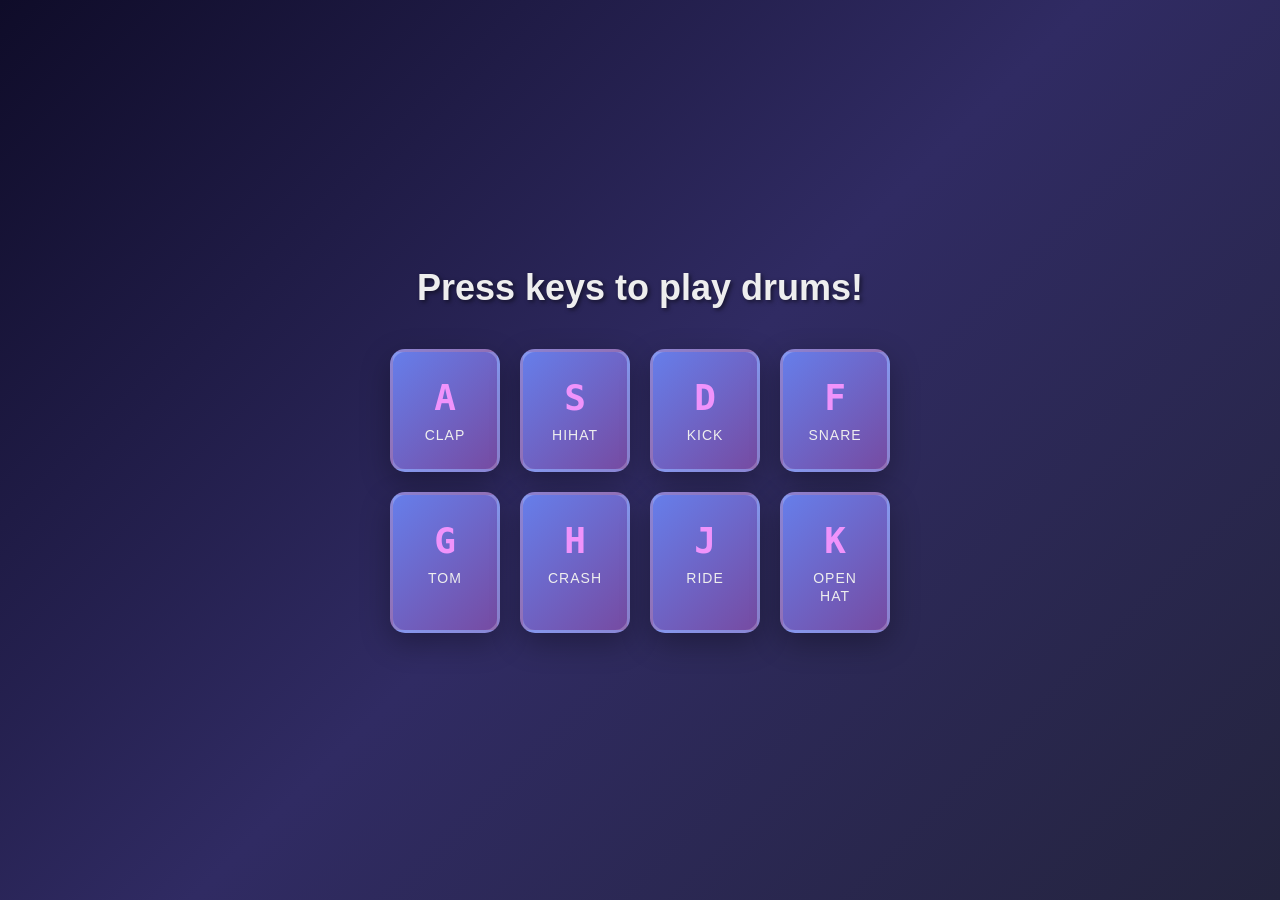
<file: drum-kit/index.html>
<!DOCTYPE html>
<html lang="en">
<head>
<meta charset="UTF-8">
<meta name="viewport" content="width=device-width, initial-scale=1.0">
<title>Drum Kit</title>
<link rel="stylesheet" href="style.css">
</head>
<body>
<h1>Press keys to play drums!</h1>
<div class="drums">
  <div class="drum" data-key="65"><kbd>A</kbd><span>Clap</span></div>
  <div class="drum" data-key="83"><kbd>S</kbd><span>HiHat</span></div>
  <div class="drum" data-key="68"><kbd>D</kbd><span>Kick</span></div>
  <div class="drum" data-key="70"><kbd>F</kbd><span>Snare</span></div>
  <div class="drum" data-key="71"><kbd>G</kbd><span>Tom</span></div>
  <div class="drum" data-key="72"><kbd>H</kbd><span>Crash</span></div>
  <div class="drum" data-key="74"><kbd>J</kbd><span>Ride</span></div>
  <div class="drum" data-key="75"><kbd>K</kbd><span>Open Hat</span></div>
</div>
<audio data-key="65" src="https://s3.amazonaws.com/freecodecamp/drums/Heater-1.mp3"></audio>
<audio data-key="83" src="https://s3.amazonaws.com/freecodecamp/drums/Heater-3.mp3"></audio>
<audio data-key="68" src="https://s3.amazonaws.com/freecodecamp/drums/Heater-2.mp3"></audio>
<audio data-key="70" src="https://s3.amazonaws.com/freecodecamp/drums/Heater-4_1.mp3"></audio>
<audio data-key="71" src="https://s3.amazonaws.com/freecodecamp/drums/Heater-6.mp3"></audio>
<audio data-key="72" src="https://s3.amazonaws.com/freecodecamp/drums/Dsc_Oh.mp3"></audio>
<audio data-key="74" src="https://s3.amazonaws.com/freecodecamp/drums/Kick_n_Hat.mp3"></audio>
<audio data-key="75" src="https://s3.amazonaws.com/freecodecamp/drums/RP4_KICK_1.mp3"></audio>
<script src="script.js"></script>
</body>
</html>
</file>
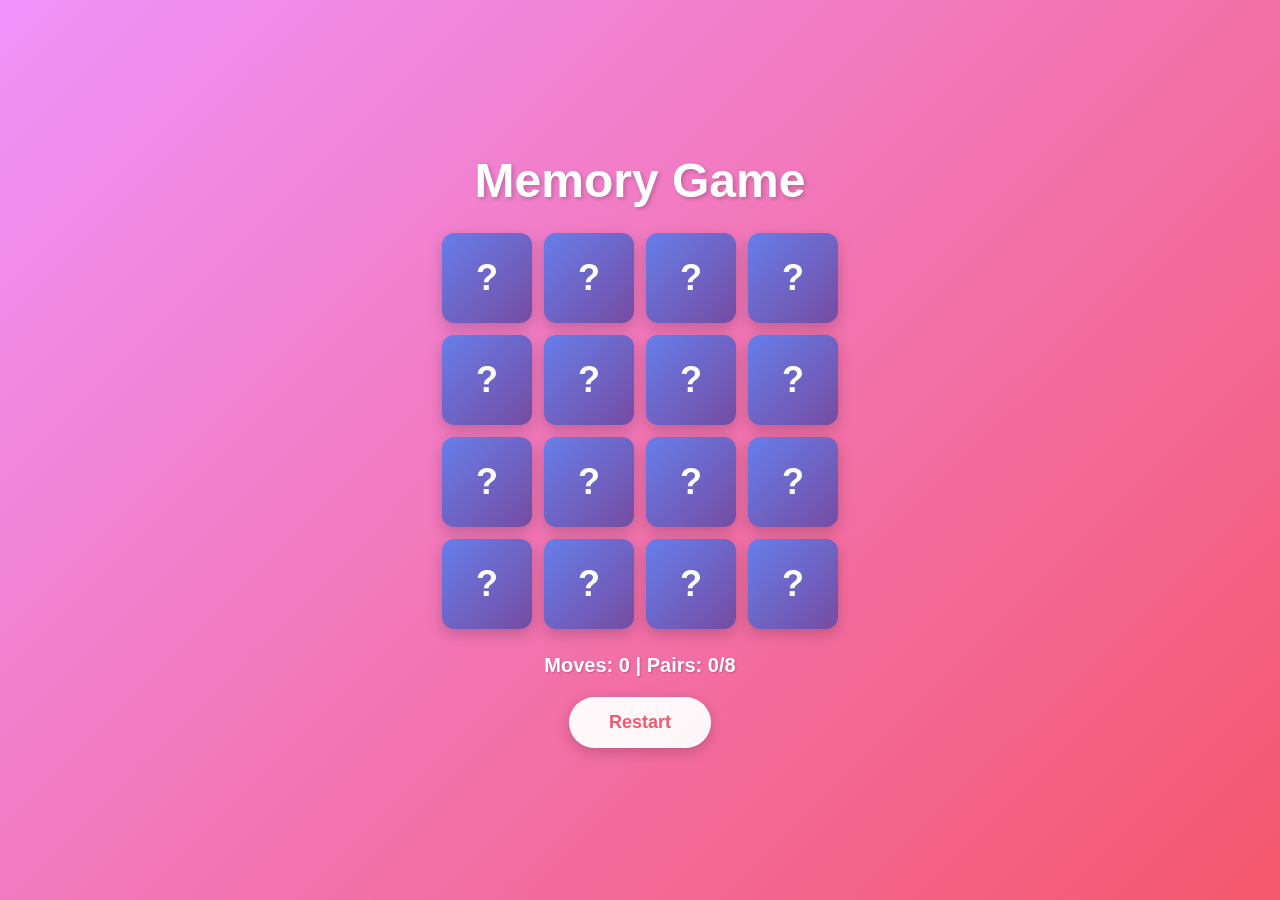
<file: memory-game/index.html>
<!DOCTYPE html>
<html lang="en">
<head>
<meta charset="UTF-8">
<meta name="viewport" content="width=device-width, initial-scale=1.0">
<title>Memory Game</title>
<link rel="stylesheet" href="style.css">
</head>
<body>
<h1>Memory Game</h1>
<div class="grid" id="grid"></div>
<p>Moves: <span id="moves">0</span> | Pairs: <span id="pairs">0</span>/8</p>
<button onclick="initGame()">Restart</button>
<script src="script.js"></script>
</body>
</html>
</file>
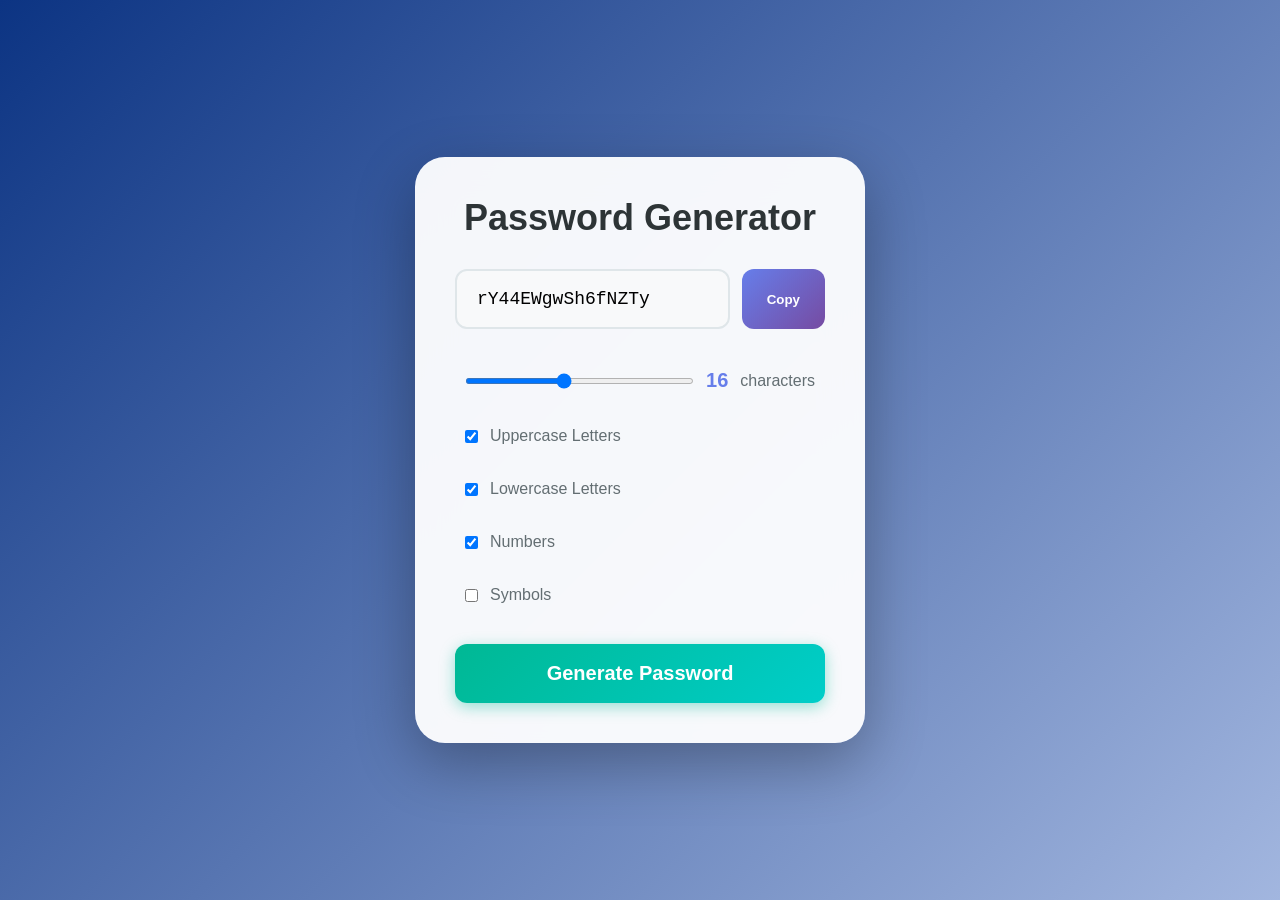
<file: password-generator/index.html>
<!DOCTYPE html>
<html lang="en">
<head>
<meta charset="UTF-8">
<meta name="viewport" content="width=device-width, initial-scale=1.0">
<title>Password Generator</title>
<link rel="stylesheet" href="style.css">
</head>
<body>
<div class="container">
  <h1>Password Generator</h1>
  <div class="result">
    <input type="text" id="password" readonly>
    <button onclick="copyPassword()">Copy</button>
  </div>
  <div class="options">
    <label><input type="range" id="length" min="4" max="32" value="16" oninput="updateLength()"><span id="lengthVal">16</span> characters</label>
    <label><input type="checkbox" id="uppercase" checked> Uppercase Letters</label>
    <label><input type="checkbox" id="lowercase" checked> Lowercase Letters</label>
    <label><input type="checkbox" id="numbers" checked> Numbers</label>
    <label><input type="checkbox" id="symbols"> Symbols</label>
  </div>
  <button class="generate" onclick="generatePassword()">Generate Password</button>
</div>
<script src="script.js"></script>
</body>
</html>
</file>
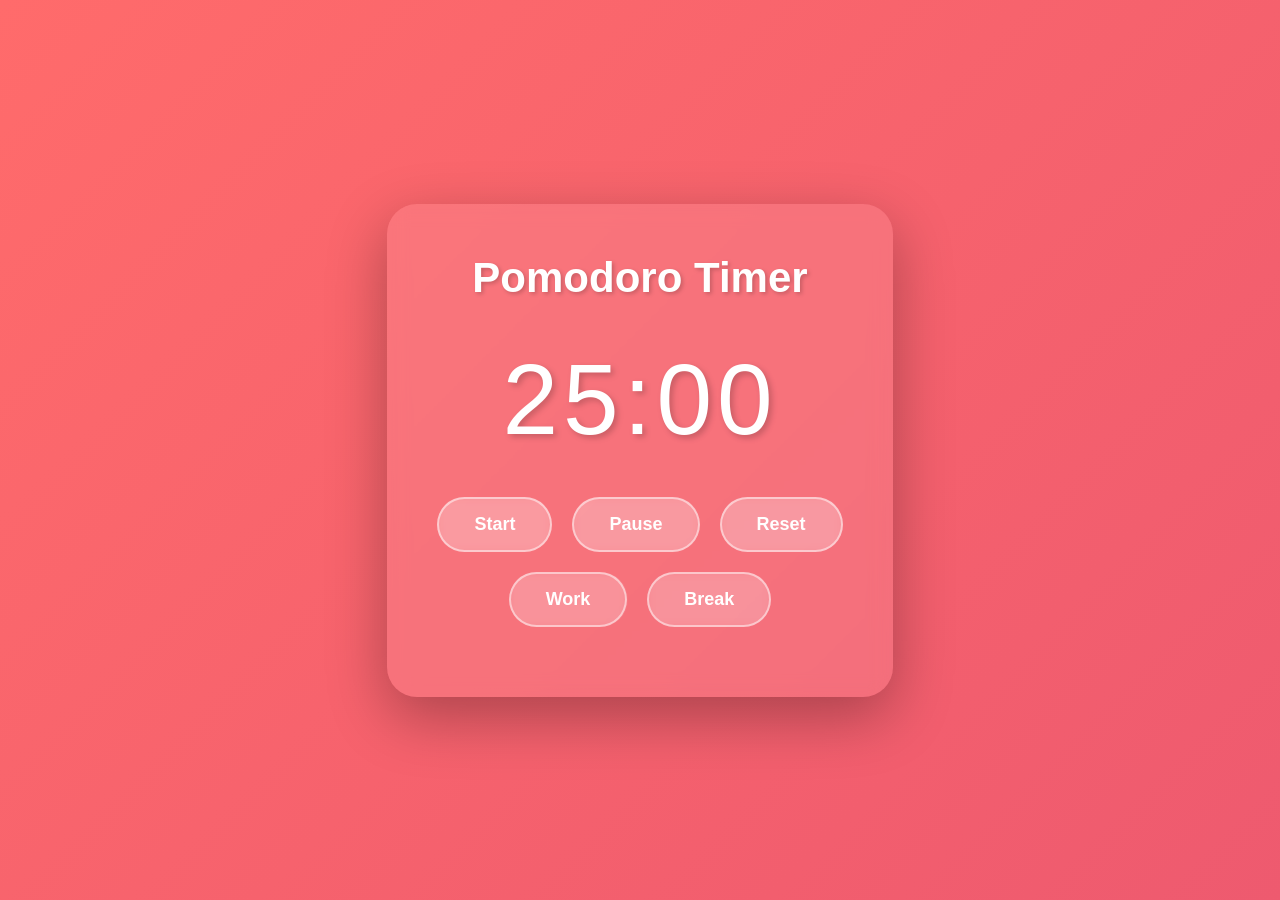
<file: pomodoro-timer/index.html>
<!DOCTYPE html>
<html lang="en">
<head>
<meta charset="UTF-8">
<meta name="viewport" content="width=device-width, initial-scale=1.0">
<title>Pomodoro Timer</title>
<link rel="stylesheet" href="style.css">
</head>
<body>
<div class="timer-container">
  <h1>Pomodoro Timer</h1>
  <div class="timer" id="display">25:00</div>
  <div class="controls">
    <button onclick="startTimer()">Start</button>
    <button onclick="pauseTimer()">Pause</button>
    <button onclick="resetTimer()">Reset</button>
  </div>
  <div class="modes">
    <button onclick="setTime(25)">Work</button>
    <button onclick="setTime(5)">Break</button>
  </div>
</div>
<script src="script.js"></script>
</body>
</html>
</file>
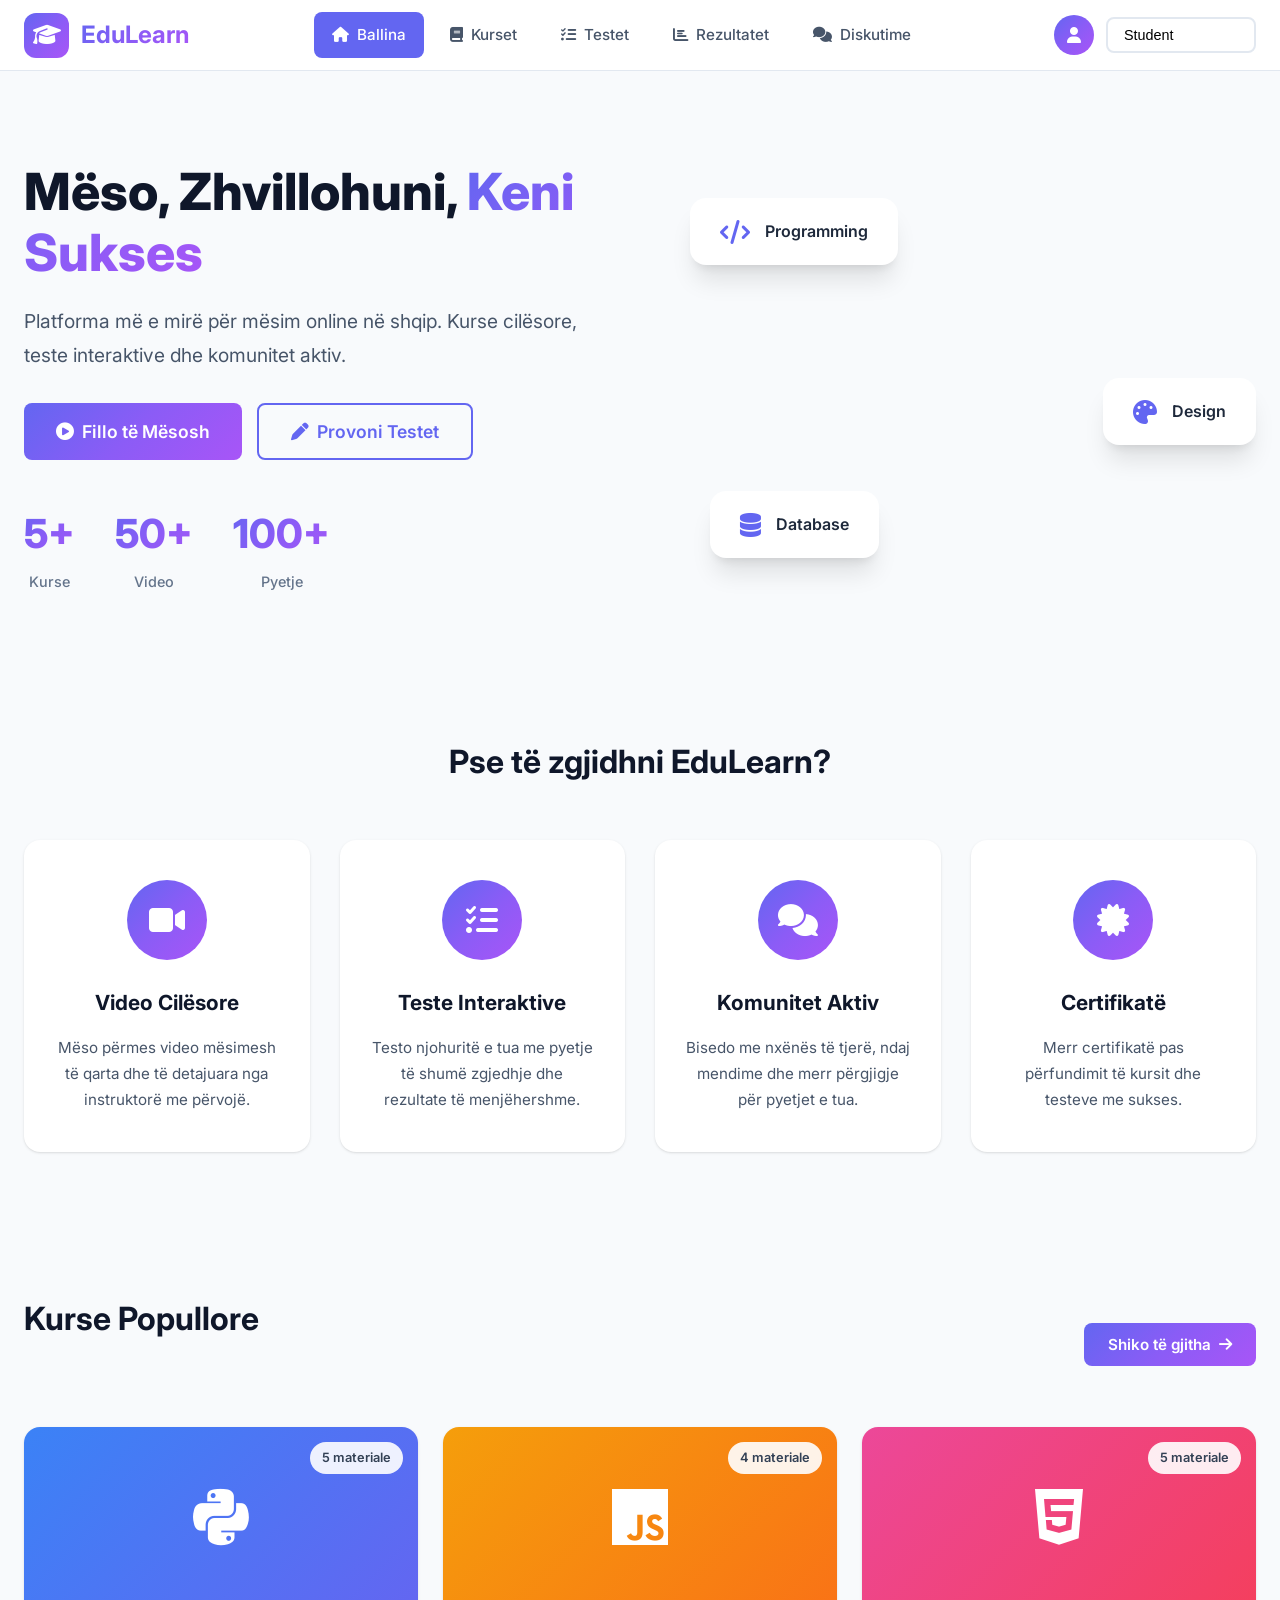
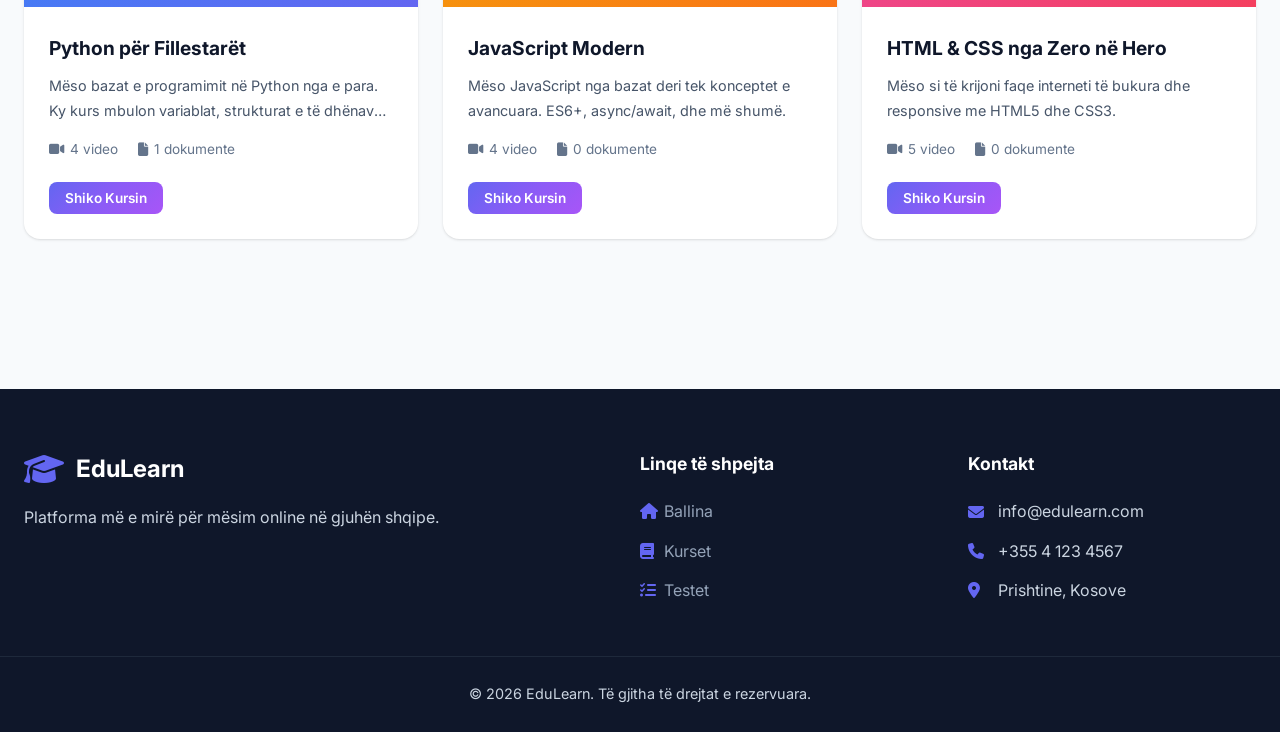
<file: projektii/index.html>
<!DOCTYPE html>
<html lang="sq">
<head>
    <meta charset="UTF-8">
    <meta name="viewport" content="width=device-width, initial-scale=1.0">
    <title>EduLearn - Platforma për Mësim Online</title>
    <link rel="stylesheet" href="css/style.css">
    <link href="https://fonts.googleapis.com/css2?family=Inter:wght@300;400;500;600;700;800&display=swap" rel="stylesheet">
    <link rel="stylesheet" href="https://cdnjs.cloudflare.com/ajax/libs/font-awesome/6.4.0/css/all.min.css">
    <script src="https://code.jquery.com/jquery-3.7.1.min.js"></script>
</head>
<body>

    <header class="header">
        <nav class="navbar">
            <div class="nav-brand">
                <div class="logo">
                    <i class="fas fa-graduation-cap"></i>
                </div>
                <span class="brand-name">EduLearn</span>
            </div>
            
            <ul class="nav-links">
                <li><a href="#" class="nav-link active" data-tab="home"><i class="fas fa-home"></i> Ballina</a></li>
                <li><a href="#" class="nav-link" data-tab="courses"><i class="fas fa-book"></i> Kurset</a></li>
                <li><a href="#" class="nav-link" data-tab="tests"><i class="fas fa-tasks"></i> Testet</a></li>
                <li><a href="#" class="nav-link" data-tab="results"><i class="fas fa-chart-bar"></i> Rezultatet</a></li>
                <li><a href="#" class="nav-link" data-tab="discussion"><i class="fas fa-comments"></i> Diskutime</a></li>
            </ul>

            <div class="nav-user">
                <div class="user-avatar">
                    <i class="fas fa-user"></i>
                </div>
                <input type="text" id="username" placeholder="Emri juaj" value="Student">
            </div>

            <button class="mobile-menu-btn" id="mobile-menu-btn">
                <i class="fas fa-bars"></i>
            </button>
        </nav>
    </header>


    <div class="mobile-menu" id="mobile-menu">
        <ul class="mobile-nav-links">
            <li><a href="#" class="mobile-nav-link active" data-tab="home"><i class="fas fa-home"></i> Ballina</a></li>
            <li><a href="#" class="mobile-nav-link" data-tab="courses"><i class="fas fa-book"></i> Kurset</a></li>
            <li><a href="#" class="mobile-nav-link" data-tab="tests"><i class="fas fa-tasks"></i> Testet</a></li>
            <li><a href="#" class="mobile-nav-link" data-tab="results"><i class="fas fa-chart-bar"></i> Rezultatet</a></li>
            <li><a href="#" class="mobile-nav-link" data-tab="discussion"><i class="fas fa-comments"></i> Diskutime</a></li>
        </ul>
    </div>

 
    <main class="main-content">
      
        <section id="home" class="tab-content active">
          
            <div class="hero">
                <div class="hero-content">
                    <h1>Mëso, Zhvillohuni, <span class="highlight">Keni Sukses</span></h1>
                    <p>Platforma më e mirë për mësim online në shqip. Kurse cilësore, teste interaktive dhe komunitet aktiv.</p>
                    <div class="hero-buttons">
                        <button class="btn btn-primary btn-large" data-goto="courses">
                            <i class="fas fa-play-circle"></i> Fillo të Mësosh
                        </button>
                        <button class="btn btn-outline btn-large" data-goto="tests">
                            <i class="fas fa-pen"></i> Provoni Testet
                        </button>
                    </div>
                    <div class="hero-stats">
                        <div class="stat-item">
                            <span class="stat-number">5+</span>
                            <span class="stat-label">Kurse</span>
                        </div>
                        <div class="stat-item">
                            <span class="stat-number">50+</span>
                            <span class="stat-label">Video</span>
                        </div>
                        <div class="stat-item">
                            <span class="stat-number">100+</span>
                            <span class="stat-label">Pyetje</span>
                        </div>
                    </div>
                </div>
                <div class="hero-image">
                    <div class="floating-card card-1">
                        <i class="fas fa-code"></i>
                        <span>Programming</span>
                    </div>
                    <div class="floating-card card-2">
                        <i class="fas fa-palette"></i>
                        <span>Design</span>
                    </div>
                    <div class="floating-card card-3">
                        <i class="fas fa-database"></i>
                        <span>Database</span>
                    </div>
                </div>
            </div>

      
            <div class="features-section">
                <h2 class="section-title">Pse të zgjidhni EduLearn?</h2>
                <div class="features-grid">
                    <div class="feature-card">
                        <div class="feature-icon">
                            <i class="fas fa-video"></i>
                        </div>
                        <h3>Video Cilësore</h3>
                        <p>Mëso përmes video mësimesh të qarta dhe të detajuara nga instruktorë me përvojë.</p>
                    </div>
                    <div class="feature-card">
                        <div class="feature-icon">
                            <i class="fas fa-tasks"></i>
                        </div>
                        <h3>Teste Interaktive</h3>
                        <p>Testo njohuritë e tua me pyetje të shumë zgjedhje dhe rezultate të menjëhershme.</p>
                    </div>
                    <div class="feature-card">
                        <div class="feature-icon">
                            <i class="fas fa-comments"></i>
                        </div>
                        <h3>Komunitet Aktiv</h3>
                        <p>Bisedo me nxënës të tjerë, ndaj mendime dhe merr përgjigje për pyetjet e tua.</p>
                    </div>
                    <div class="feature-card">
                        <div class="feature-icon">
                            <i class="fas fa-certificate"></i>
                        </div>
                        <h3>Certifikatë</h3>
                        <p>Merr certifikatë pas përfundimit të kursit dhe testeve me sukses.</p>
                    </div>
                </div>
            </div>

         
            <div class="popular-section">
                <div class="section-header">
                    <h2 class="section-title">Kurse Popullore</h2>
                    <button class="btn btn-primary" data-goto="courses">Shiko të gjitha <i class="fas fa-arrow-right"></i></button>
                </div>
                <div class="courses-preview" id="home-courses"></div>
            </div>
        </section>

   
        <section id="courses" class="tab-content">
            <div class="page-header">
                <h1><i class="fas fa-book"></i> Kurset Tona</h1>
                <p>Zgjidhni nga kurset tona të shumta dhe filloni mësimin sot!</p>
            </div>

     
            <div id="create-course-form" class="form-card" style="display:none;">
                <div class="form-header">
                    <h3><i class="fas fa-plus-circle"></i> Krijo Kurs të Ri</h3>
                    <button class="btn btn-icon" id="hide-create-course"><i class="fas fa-times"></i></button>
                </div>
                <form id="course-form">
                    <div class="form-row">
                        <div class="form-group">
                            <label for="course-title"><i class="fas fa-heading"></i> Titulli i Kursit</label>
                            <input type="text" id="course-title" required placeholder="p.sh. Python për fillestarët">
                        </div>
                        <div class="form-group">
                            <label for="course-category"><i class="fas fa-tag"></i> Kategoria</label>
                            <select id="course-category">
                                <option value="programming">Programim</option>
                                <option value="design">Dizajn</option>
                                <option value="database">Bazat e të Dhënave</option>
                                <option value="other">Tjetër</option>
                            </select>
                        </div>
                    </div>
                    <div class="form-group">
                        <label for="course-description"><i class="fas fa-align-left"></i> Përshkrimi</label>
                        <textarea id="course-description" rows="4" placeholder="Përshkruani përmbajtjen e kursit..."></textarea>
                    </div>
                    <div class="form-actions">
                        <button type="submit" class="btn btn-primary"><i class="fas fa-save"></i> Krijo Kursin</button>
                        <button type="button" class="btn btn-secondary" id="cancel-create-course">Anulo</button>
                    </div>
                </form>
            </div>

            <div class="section-actions">
                <div class="search-box">
                    <i class="fas fa-search"></i>
                    <input type="text" id="course-search" placeholder="Kërko kurse...">
                </div>
                <button class="btn btn-primary" id="show-create-course">
                    <i class="fas fa-plus"></i> Krijo Kurs
                </button>
            </div>

            <div id="courses-list" class="courses-grid"></div>

       
            <div id="course-detail-modal" class="modal" style="display:none;">
                <div class="modal-overlay"></div>
                <div class="modal-content modal-large">
                    <div class="modal-header">
                        <h2 id="modal-course-title"></h2>
                        <button class="modal-close" id="close-course-modal"><i class="fas fa-times"></i></button>
                    </div>
                    <div class="modal-body" id="course-detail-content"></div>
                </div>
            </div>

           
            <div id="upload-modal" class="modal" style="display:none;">
                <div class="modal-overlay"></div>
                <div class="modal-content">
                    <div class="modal-header">
                        <h2><i class="fas fa-cloud-upload-alt"></i> Ngarko Material</h2>
                        <button class="modal-close" id="close-upload-modal"><i class="fas fa-times"></i></button>
                    </div>
                    <div class="modal-body">
                        <form id="upload-form">
                            <input type="hidden" id="upload-course-id">
                            <div class="form-group">
                                <label for="material-title"><i class="fas fa-heading"></i> Titulli</label>
                                <input type="text" id="material-title" required placeholder="Titulli i materialit...">
                            </div>
                            <div class="form-group">
                                <label for="material-type"><i class="fas fa-file"></i> Lloji</label>
                                <select id="material-type">
                                    <option value="video">Video</option>
                                    <option value="document">Dokument</option>
                                </select>
                            </div>
                            <div class="form-group">
                                <label for="material-file"><i class="fas fa-folder-open"></i> Zgjidhni skedën</label>
                                <div class="file-upload-area" id="file-upload-area">
                                    <i class="fas fa-cloud-upload-alt"></i>
                                    <p>Klikoni ose tërhiqni skedën këtu</p>
                                    <span class="file-types">MP4, AVI, PDF, DOC</span>
                                    <input type="file" id="material-file" accept="video/*,.pdf,.doc,.docx,.txt,.ppt,.pptx" required>
                                </div>
                            </div>
                            <div id="video-preview" style="display:none;">
                                <video id="preview-video" controls style="max-width:100%;max-height:200px;border-radius:8px;"></video>
                            </div>
                            <div class="form-actions">
                                <button type="submit" class="btn btn-primary"><i class="fas fa-upload"></i> Ngarko</button>
                                <button type="button" class="btn btn-secondary" id="cancel-upload">Anulo</button>
                            </div>
                        </form>
                    </div>
                </div>
            </div>
        </section>

        <section id="tests" class="tab-content">
            <div class="page-header">
                <h1><i class="fas fa-tasks"></i> Testet</h1>
                <p>Testoni njohuritë tuaja me testet tona interaktive dhe merrni rezultate të menjëershme!</p>
            </div>

            <div class="tests-info-banner">
                <div class="info-icon"><i class="fas fa-info-circle"></i></div>
                <div class="info-text">
                    <h4>Cila është qëllimi i këtyre testeve?</h4>
                    <p>Testet janë krijuar për t'ju ndihmuar të vlerësoni njohuritë tuaja në fusha të ndryshme të programimit dhe teknologjisë. Përgjigjuni pyetjeve dhe shihni rezultatin tuaj menjëherë!</p>
                </div>
            </div>

            <div id="tests-list" class="tests-grid"></div>

            <div id="test-modal" class="modal" style="display:none;">
                <div class="modal-overlay"></div>
                <div class="modal-content modal-large">
                    <div class="modal-header">
                        <h2 id="test-modal-title"></h2>
                        <button class="modal-close" id="close-test-modal"><i class="fas fa-times"></i></button>
                    </div>
                    <div class="modal-body" id="test-content"></div>
                </div>
            </div>

            <div id="result-modal" class="modal" style="display:none;">
                <div class="modal-overlay"></div>
                <div class="modal-content">
                    <div class="modal-header">
                        <h2><i class="fas fa-trophy"></i> Rezultati Juaj</h2>
                        <button class="modal-close" id="close-result-modal"><i class="fas fa-times"></i></button>
                    </div>
                    <div class="modal-body" id="result-content"></div>
                </div>
            </div>
        </section>
        <section id="results" class="tab-content">
            <div class="page-header">
                <h1><i class="fas fa-chart-bar"></i> Rezultatet</h1>
                <p>Shikoni historinë e rezultateve të të gjitha testeve që keni kryer.</p>
            </div>

            <div class="results-summary" id="results-summary"></div>
            <div id="results-list" class="results-table-container"></div>
        </section>

        <section id="discussion" class="tab-content">
            <div class="page-header">
                <h1><i class="fas fa-comments"></i> Diskutime</h1>
                <p>Bashkohuni në diskutime, ndani mendimet tuaja dhe merrni përgjigje për pyetjet.</p>
            </div>

            <div class="comment-form-card">
                <div class="comment-form-header">
                    <div class="user-avatar-large">
                        <i class="fas fa-user"></i>
                    </div>
                    <div class="form-group flex-grow">
                        <textarea id="comment-content" placeholder="Çfarë dëshironi të pyesni ose të ndani?" rows="3"></textarea>
                    </div>
                </div>
                <div class="comment-form-footer">
                    <div class="form-group-inline">
                        <label><i class="fas fa-book"></i> Lidhe me kurs:</label>
                        <select id="comment-course">
                            <option value="">-- Diskutim i përgjithshëm --</option>
                        </select>
                    </div>
                    <button class="btn btn-primary" id="submit-comment">
                        <i class="fas fa-paper-plane"></i> Publiko
                    </button>
                </div>
            </div>

            <div class="comments-filter">
                <button class="filter-btn active" data-filter="all">Të gjitha</button>
                <button class="filter-btn" data-filter="general">Të përgjithshme</button>
                <button class="filter-btn" data-filter="course">Për kurset</button>
            </div>

            <div id="comments-list" class="comments-container"></div>
        </section>
    </main>

    <footer class="footer">
        <div class="footer-content">
            <div class="footer-section">
                <div class="footer-brand">
                    <i class="fas fa-graduation-cap"></i>
                    <span>EduLearn</span>
                </div>
                <p>Platforma më e mirë për mësim online në gjuhën shqipe.</p>
            </div>
            <div class="footer-section">
                <h4>Linqe të shpejta</h4>
                <ul>
                    <li><a href="#" data-goto="home"><i class="fas fa-home"></i> Ballina</a></li>
                    <li><a href="#" data-goto="courses"><i class="fas fa-book"></i> Kurset</a></li>
                    <li><a href="#" data-goto="tests"><i class="fas fa-tasks"></i> Testet</a></li>
                </ul>
            </div>
            <div class="footer-section">
                <h4>Kontakt</h4>
                <ul>
                    <li><i class="fas fa-envelope"></i> info@edulearn.com</li>
                    <li><i class="fas fa-phone"></i> +355 4 123 4567</li>
                    <li><i class="fas fa-map-marker-alt"></i> Prishtine, Kosove</li>
                </ul>
            </div>
        </div>
        <div class="footer-bottom">
            <p>&copy; 2026 EduLearn. Të gjitha të drejtat e rezervuara.</p>
        </div>
    </footer>

    <script src="js/app.js"></script>
</body>
</html>
</file>
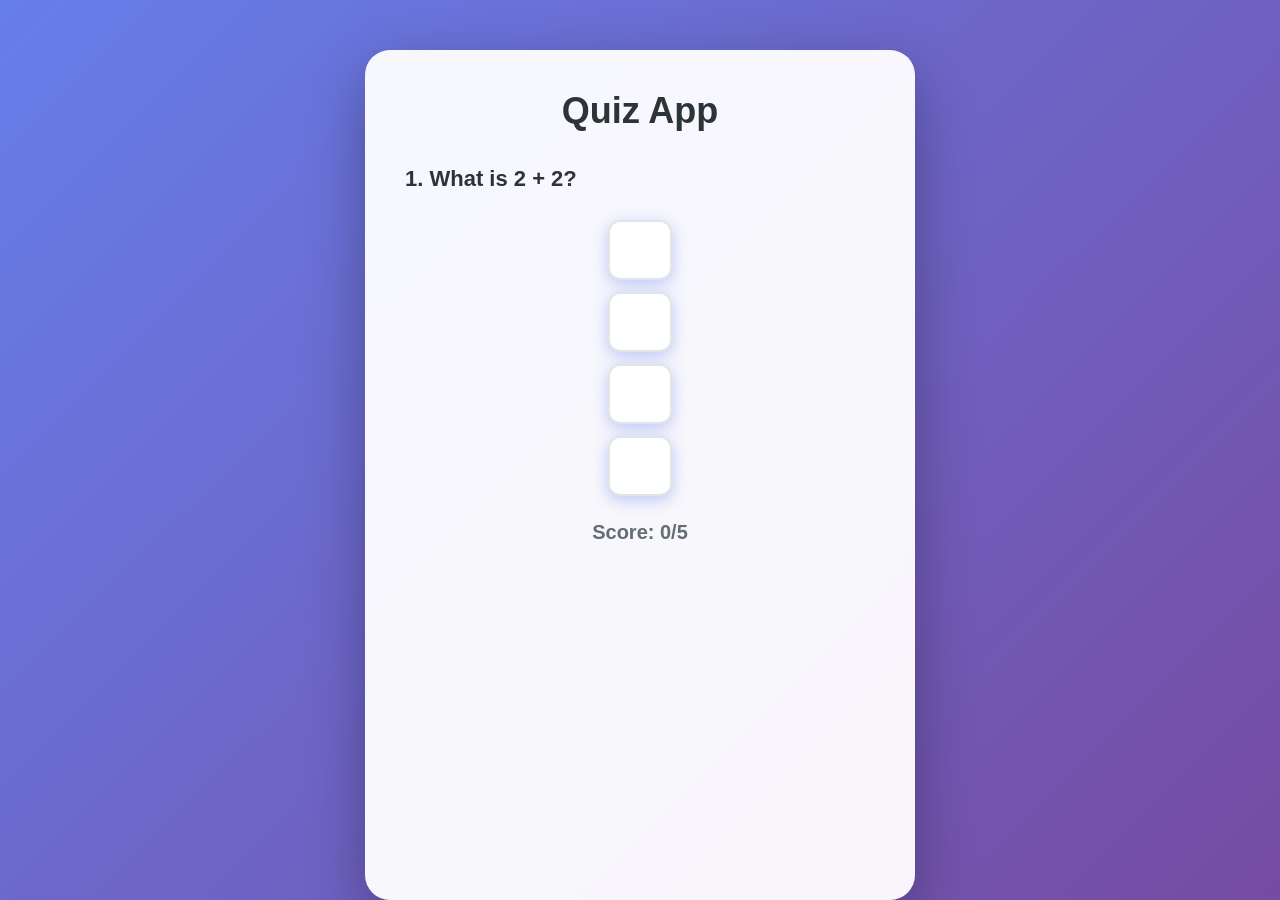
<file: quiz-app/index.html>
<!DOCTYPE html>
<html lang="en">
<head>
<meta charset="UTF-8">
<meta name="viewport" content="width=device-width, initial-scale=1.0">
<title>Quiz App</title>
<link rel="stylesheet" href="style.css">
</head>
<body>
<div class="quiz-container" id="quiz">
  <h1>Quiz App</h1>
  <div id="question"></div>
  <div class="options" id="options"></div>
  <p id="score">Score: 0/5</p>
  <button onclick="nextQuestion()" id="nextBtn" style="display:none">Next</button>
  <button onclick="restartQuiz()" style="display:none" id="restartBtn">Restart</button>
</div>
<script src="script.js"></script>
</body>
</html>
</file>
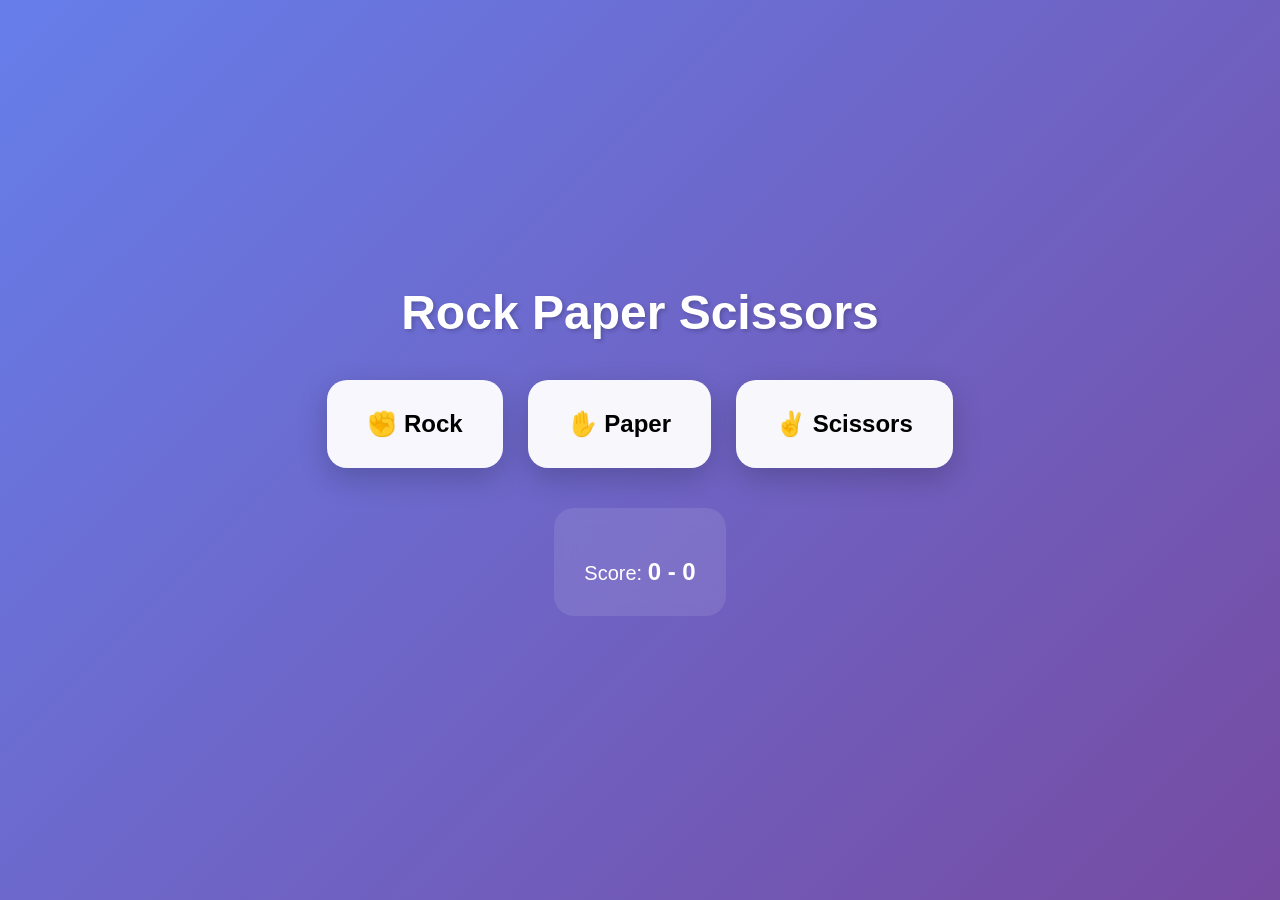
<file: rock-paper-scissors/index.html>
<!DOCTYPE html>
<html lang="en">
<head>
<meta charset="UTF-8">
<meta name="viewport" content="width=device-width, initial-scale=1.0">
<title>Rock Paper Scissors</title>
<link rel="stylesheet" href="style.css">
</head>
<body>
<h1>Rock Paper Scissors</h1>
<div class="choices">
  <button onclick="play('rock')">✊ Rock</button>
  <button onclick="play('paper')">✋ Paper</button>
  <button onclick="play('scissors')">✌️ Scissors</button>
</div>
<div class="result">
  <p id="playerChoice"></p>
  <p id="computerChoice"></p>
  <h2 id="winner"></h2>
  <p>Score: <span id="score">0 - 0</span></p>
</div>
<script src="script.js"></script>
</body>
</html>
</file>
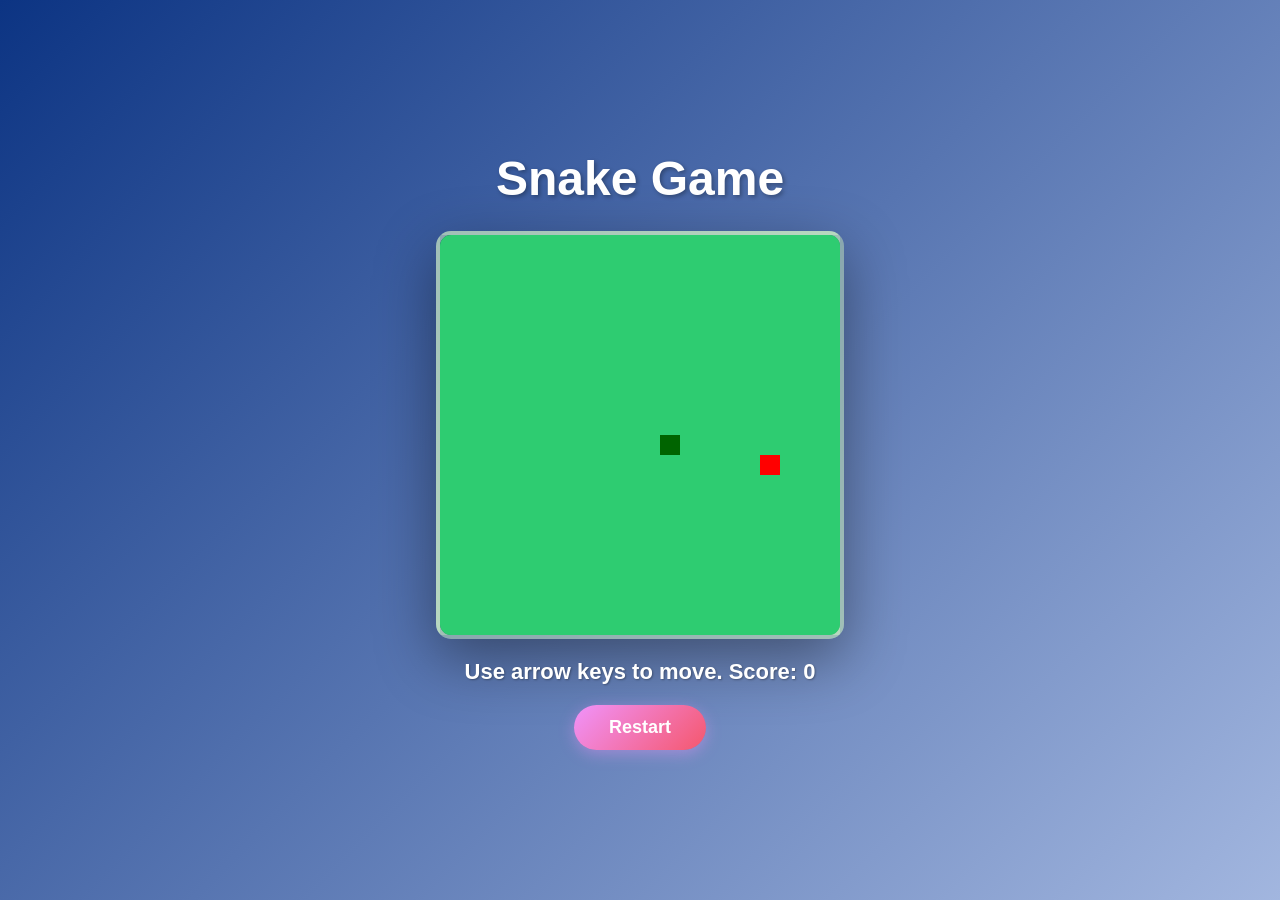
<file: snake-game/index.html>
<!DOCTYPE html>
<html lang="en">
<head>
<meta charset="UTF-8">
<meta name="viewport" content="width=device-width, initial-scale=1.0">
<title>Snake Game</title>
<link rel="stylesheet" href="style.css">
</head>
<body>
<h1>Snake Game</h1>
<canvas id="game" width="400" height="400"></canvas>
<p>Use arrow keys to move. Score: <span id="score">0</span></p>
<button onclick="startGame()">Restart</button>
<script src="script.js"></script>
</body>
</html>
</file>
<file: drum-kit/style.css>
* { margin: 0; padding: 0; box-sizing: border-box; }
body { display: flex; flex-direction: column; align-items: center; justify-content: center; min-height: 100vh; background: linear-gradient(135deg, #0f0c29 0%, #302b63 50%, #24243e 100%); font-family: 'Segoe UI', sans-serif; }
h1 { color: #eee; margin-bottom: 40px; font-size: 36px; text-shadow: 2px 2px 4px rgba(0,0,0,0.5); }
.drums { display: grid; grid-template-columns: repeat(4, 110px); gap: 20px; }
.drum { background: linear-gradient(135deg, #667eea 0%, #764ba2 100%); border: 3px solid rgba(255,255,255,0.2); border-radius: 15px; padding: 25px; text-align: center; cursor: pointer; transition: all 0.1s ease; box-shadow: 0 10px 30px rgba(0,0,0,0.3); }
.drum kbd { display: block; font-size: 36px; color: #f093fb; margin-bottom: 8px; font-weight: bold; }
.drum span { color: #eee; font-size: 14px; text-transform: uppercase; letter-spacing: 1px; }
.drum.active { transform: scale(1.15); border-color: #f093fb; box-shadow: 0 0 30px rgba(240,147,251,0.6); background: linear-gradient(135deg, #f093fb 0%, #f5576c 100%); }
.drum:hover { transform: scale(1.05); }
</file>
<file: memory-game/style.css>
* { margin: 0; padding: 0; box-sizing: border-box; }
body { display: flex; flex-direction: column; align-items: center; justify-content: center; min-height: 100vh; background: linear-gradient(135deg, #f093fb 0%, #f5576c 100%); font-family: 'Segoe UI', sans-serif; }
h1 { color: white; margin-bottom: 25px; font-size: 48px; text-shadow: 2px 2px 4px rgba(0,0,0,0.2); }
.grid { display: grid; grid-template-columns: repeat(4, 90px); gap: 12px; margin-bottom: 25px; }
.card { width: 90px; height: 90px; background: linear-gradient(135deg, #667eea 0%, #764ba2 100%); border: none; border-radius: 12px; font-size: 36px; cursor: pointer; display: flex; align-items: center; justify-content: center; color: white; transition: all 0.4s ease; box-shadow: 0 5px 15px rgba(0,0,0,0.2); transform-style: preserve-3d; }
.card:hover { transform: scale(1.05); }
.card.flipped { background: linear-gradient(135deg, #fff 0%, #f5f7fa 100%); color: #2d3436; transform: rotateY(180deg); animation: flip 0.6s ease; }
@keyframes flip { 0% { transform: rotateY(0); } 100% { transform: rotateY(180deg); } }
p { color: white; font-size: 20px; margin-bottom: 20px; font-weight: 600; text-shadow: 1px 1px 2px rgba(0,0,0,0.2); }
button { padding: 15px 40px; font-size: 18px; border: none; border-radius: 50px; cursor: pointer; background: rgba(255,255,255,0.95); color: #f5576c; font-weight: 600; box-shadow: 0 4px 15px rgba(0,0,0,0.2); transition: all 0.3s ease; }
button:hover { transform: translateY(-2px); box-shadow: 0 6px 20px rgba(0,0,0,0.3); }
</file>
<file: password-generator/style.css>
* { margin: 0; padding: 0; box-sizing: border-box; }
body { display: flex; justify-content: center; align-items: center; min-height: 100vh; background: linear-gradient(135deg, #0c3483 0%, #a2b6df 100%); font-family: 'Segoe UI', sans-serif; }
.container { background: rgba(255,255,255,0.95); backdrop-filter: blur(20px); padding: 40px; border-radius: 30px; width: 450px; box-shadow: 0 20px 60px rgba(0,0,0,0.3); }
h1 { text-align: center; color: #2d3436; margin-bottom: 30px; font-size: 36px; }
.result { display: flex; gap: 12px; margin-bottom: 30px; }
.result input { flex: 1; padding: 18px 20px; border: 2px solid #dfe6e9; border-radius: 12px; font-size: 18px; font-family: 'Courier New', monospace; background: #f8f9fa; transition: all 0.3s ease; }
.result input:focus { outline: none; border-color: #667eea; }
.result button { padding: 18px 25px; background: linear-gradient(135deg, #667eea 0%, #764ba2 100%); color: white; border: none; border-radius: 12px; cursor: pointer; font-weight: 600; transition: all 0.3s ease; }
.result button:hover { transform: translateY(-2px); box-shadow: 0 6px 20px rgba(102,126,234,0.6); }
.options { display: flex; flex-direction: column; gap: 15px; margin-bottom: 30px; }
.options label { display: flex; align-items: center; gap: 12px; color: #636e72; cursor: pointer; font-size: 16px; padding: 10px; border-radius: 8px; transition: background 0.3s ease; }
.options label:hover { background: #f8f9fa; }
.options input[type="range"] { flex: 1; height: 6px; border-radius: 3px; background: #dfe6e9; outline: none; }
#lengthVal { font-weight: bold; color: #667eea; font-size: 20px; }
.generate { width: 100%; padding: 18px; background: linear-gradient(135deg, #00b894 0%, #00cec9 100%); color: white; border: none; border-radius: 12px; font-size: 20px; cursor: pointer; font-weight: 600; box-shadow: 0 4px 15px rgba(0,184,148,0.4); transition: all 0.3s ease; }
.generate:hover { transform: translateY(-2px); box-shadow: 0 6px 20px rgba(0,184,148,0.6); }
</file>
<file: pomodoro-timer/style.css>
* { margin: 0; padding: 0; box-sizing: border-box; }
body { display: flex; justify-content: center; align-items: center; min-height: 100vh; background: linear-gradient(135deg, #ff6b6b 0%, #ee5a6f 100%); font-family: 'Segoe UI', sans-serif; }
.timer-container { text-align: center; color: white; background: rgba(255,255,255,0.1); padding: 50px; border-radius: 30px; backdrop-filter: blur(10px); box-shadow: 0 20px 60px rgba(0,0,0,0.3); }
h1 { margin-bottom: 40px; font-size: 42px; text-shadow: 2px 2px 4px rgba(0,0,0,0.2); }
.timer { font-size: 100px; font-weight: 300; margin-bottom: 40px; text-shadow: 3px 3px 6px rgba(0,0,0,0.2); letter-spacing: 5px; }
.controls, .modes { display: flex; gap: 20px; justify-content: center; margin-bottom: 20px; }
button { padding: 15px 35px; font-size: 18px; border: 2px solid rgba(255,255,255,0.5); border-radius: 50px; background: rgba(255,255,255,0.2); color: white; cursor: pointer; font-weight: 600; transition: all 0.3s ease; backdrop-filter: blur(5px); }
button:hover { background: rgba(255,255,255,0.3); transform: translateY(-2px); box-shadow: 0 6px 20px rgba(0,0,0,0.2); }
.modes button { background: rgba(255,255,255,0.15); }
</file>
<file: projektii/css/style.css>
* {
    margin: 0;
    padding: 0;
    box-sizing: border-box;
}

:root {
    --primary: #6366f1;
    --primary-dark: #4f46e5;
    --primary-light: #818cf8;
    --secondary: #0ea5e9;
    --success: #22c55e;
    --warning: #f59e0b;
    --danger: #ef4444;
    --dark: #1e293b;
    --gray-900: #0f172a;
    --gray-800: #1e293b;
    --gray-700: #334155;
    --gray-600: #475569;
    --gray-500: #64748b;
    --gray-400: #94a3b8;
    --gray-300: #cbd5e1;
    --gray-200: #e2e8f0;
    --gray-100: #f1f5f9;
    --gray-50: #f8fafc;
    --white: #ffffff;
    --gradient-primary: linear-gradient(135deg, #6366f1 0%, #8b5cf6 50%, #a855f7 100%);
    --gradient-secondary: linear-gradient(135deg, #0ea5e9 0%, #06b6d4 100%);
    --shadow-sm: 0 1px 2px 0 rgb(0 0 0 / 0.05);
    --shadow: 0 1px 3px 0 rgb(0 0 0 / 0.1), 0 1px 2px -1px rgb(0 0 0 / 0.1);
    --shadow-md: 0 4px 6px -1px rgb(0 0 0 / 0.1), 0 2px 4px -2px rgb(0 0 0 / 0.1);
    --shadow-lg: 0 10px 15px -3px rgb(0 0 0 / 0.1), 0 4px 6px -4px rgb(0 0 0 / 0.1);
    --shadow-xl: 0 20px 25px -5px rgb(0 0 0 / 0.1), 0 8px 10px -6px rgb(0 0 0 / 0.1);
    --radius-sm: 6px;
    --radius: 8px;
    --radius-md: 12px;
    --radius-lg: 16px;
    --radius-xl: 24px;
}

html {
    scroll-behavior: smooth;
}

body {
    font-family: 'Inter', -apple-system, BlinkMacSystemFont, 'Segoe UI', Roboto, sans-serif;
    background-color: var(--gray-50);
    color: var(--gray-800);
    line-height: 1.7;
    overflow-x: hidden;
}

.header {
    position: sticky;
    top: 0;
    z-index: 1000;
    background: rgba(255, 255, 255, 0.95);
    backdrop-filter: blur(10px);
    border-bottom: 1px solid var(--gray-200);
}

.navbar {
    max-width: 1400px;
    margin: 0 auto;
    padding: 0 24px;
    height: 70px;
    display: flex;
    align-items: center;
    justify-content: space-between;
}

.nav-brand {
    display: flex;
    align-items: center;
    gap: 12px;
}

.logo {
    width: 45px;
    height: 45px;
    background: var(--gradient-primary);
    border-radius: var(--radius-md);
    display: flex;
    align-items: center;
    justify-content: center;
    color: white;
    font-size: 1.4rem;
}

.brand-name {
    font-size: 1.5rem;
    font-weight: 700;
    background: var(--gradient-primary);
    -webkit-background-clip: text;
    -webkit-text-fill-color: transparent;
    background-clip: text;
}

.nav-links {
    display: flex;
    list-style: none;
    gap: 8px;
}

.nav-link {
    display: flex;
    align-items: center;
    gap: 8px;
    padding: 10px 18px;
    color: var(--gray-600);
    text-decoration: none;
    border-radius: var(--radius);
    font-weight: 500;
    font-size: 0.95rem;
    transition: all 0.2s ease;
}

.nav-link:hover {
    background: var(--gray-100);
    color: var(--primary);
}

.nav-link.active {
    background: var(--primary);
    color: white;
}

.nav-user {
    display: flex;
    align-items: center;
    gap: 12px;
}

.user-avatar {
    width: 40px;
    height: 40px;
    background: var(--gradient-primary);
    border-radius: 50%;
    display: flex;
    align-items: center;
    justify-content: center;
    color: white;
}

.nav-user input {
    padding: 8px 16px;
    border: 2px solid var(--gray-200);
    border-radius: var(--radius);
    font-size: 0.9rem;
    width: 150px;
    transition: all 0.2s ease;
}

.nav-user input:focus {
    outline: none;
    border-color: var(--primary);
}

.mobile-menu-btn {
    display: none;
    background: none;
    border: none;
    font-size: 1.5rem;
    color: var(--gray-700);
    cursor: pointer;
}

.mobile-menu {
    display: none;
    position: fixed;
    top: 70px;
    left: 0;
    right: 0;
    background: white;
    padding: 20px;
    box-shadow: var(--shadow-lg);
    z-index: 999;
}

.mobile-menu.active {
    display: block;
}

.mobile-nav-links {
    list-style: none;
}

.mobile-nav-link {
    display: flex;
    align-items: center;
    gap: 12px;
    padding: 15px;
    color: var(--gray-700);
    text-decoration: none;
    border-radius: var(--radius);
    font-weight: 500;
}

.mobile-nav-link:hover,
.mobile-nav-link.active {
    background: var(--primary);
    color: white;
}

.main-content {
    max-width: 1400px;
    margin: 0 auto;
    padding: 30px 24px;
    min-height: calc(100vh - 70px - 200px);
}

.tab-content {
    display: none;
    animation: fadeIn 0.4s ease;
}

.tab-content.active {
    display: block;
}

@keyframes fadeIn {
    from { opacity: 0; transform: translateY(15px); }
    to { opacity: 1; transform: translateY(0); }
}

.hero {
    display: grid;
    grid-template-columns: 1fr 1fr;
    gap: 60px;
    align-items: center;
    padding: 60px 0;
}

.hero-content h1 {
    font-size: 3.2rem;
    font-weight: 800;
    line-height: 1.2;
    color: var(--gray-900);
    margin-bottom: 20px;
}

.hero-content .highlight {
    background: var(--gradient-primary);
    -webkit-background-clip: text;
    -webkit-text-fill-color: transparent;
    background-clip: text;
}

.hero-content p {
    font-size: 1.2rem;
    color: var(--gray-600);
    margin-bottom: 30px;
    line-height: 1.8;
}

.hero-buttons {
    display: flex;
    gap: 15px;
    margin-bottom: 40px;
}

.hero-stats {
    display: flex;
    gap: 40px;
}

.stat-item {
    text-align: center;
}

.stat-number {
    display: block;
    font-size: 2.5rem;
    font-weight: 800;
    background: var(--gradient-primary);
    -webkit-background-clip: text;
    -webkit-text-fill-color: transparent;
    background-clip: text;
}

.stat-label {
    color: var(--gray-500);
    font-size: 0.9rem;
    font-weight: 500;
}

.hero-image {
    position: relative;
    height: 400px;
    display: flex;
    align-items: center;
    justify-content: center;
}

.floating-card {
    position: absolute;
    background: white;
    padding: 20px 30px;
    border-radius: var(--radius-lg);
    box-shadow: var(--shadow-xl);
    display: flex;
    align-items: center;
    gap: 15px;
    font-weight: 600;
    animation: float 3s ease-in-out infinite;
}

.floating-card i {
    font-size: 1.5rem;
    color: var(--primary);
}

.card-1 {
    top: 20px;
    left: 20px;
    animation-delay: 0s;
}

.card-2 {
    top: 50%;
    right: 0;
    animation-delay: 0.5s;
}

.card-3 {
    bottom: 20px;
    left: 40px;
    animation-delay: 1s;
}

@keyframes float {
    0%, 100% { transform: translateY(0); }
    50% { transform: translateY(-15px); }
}

.features-section {
    padding: 80px 0;
}

.section-title {
    font-size: 2rem;
    font-weight: 700;
    text-align: center;
    margin-bottom: 50px;
    color: var(--gray-900);
}

.features-grid {
    display: grid;
    grid-template-columns: repeat(4, 1fr);
    gap: 30px;
}

.feature-card {
    background: white;
    padding: 40px 30px;
    border-radius: var(--radius-lg);
    text-align: center;
    box-shadow: var(--shadow);
    transition: all 0.3s ease;
}

.feature-card:hover {
    transform: translateY(-8px);
    box-shadow: var(--shadow-xl);
}

.feature-icon {
    width: 80px;
    height: 80px;
    background: var(--gradient-primary);
    border-radius: 50%;
    display: flex;
    align-items: center;
    justify-content: center;
    margin: 0 auto 25px;
    font-size: 2rem;
    color: white;
}

.feature-card h3 {
    font-size: 1.3rem;
    margin-bottom: 15px;
    color: var(--gray-900);
}

.feature-card p {
    color: var(--gray-600);
    font-size: 0.95rem;
}

.popular-section {
    padding: 60px 0;
}

.section-header {
    display: flex;
    justify-content: space-between;
    align-items: center;
    margin-bottom: 30px;
}

.courses-preview {
    display: grid;
    grid-template-columns: repeat(3, 1fr);
    gap: 25px;
}

.page-header {
    text-align: center;
    padding: 40px 0;
    margin-bottom: 30px;
}

.page-header h1 {
    font-size: 2.5rem;
    font-weight: 700;
    color: var(--gray-900);
    margin-bottom: 10px;
}

.page-header h1 i {
    color: var(--primary);
    margin-right: 15px;
}

.page-header p {
    font-size: 1.1rem;
    color: var(--gray-600);
}

.btn {
    display: inline-flex;
    align-items: center;
    gap: 8px;
    padding: 12px 24px;
    border: none;
    border-radius: var(--radius);
    cursor: pointer;
    font-size: 0.95rem;
    font-weight: 600;
    font-family: inherit;
    transition: all 0.2s ease;
}

.btn-primary {
    background: var(--gradient-primary);
    color: white;
}

.btn-primary:hover {
    transform: translateY(-2px);
    box-shadow: 0 8px 20px rgba(99, 102, 241, 0.4);
}

.btn-secondary {
    background: var(--gray-200);
    color: var(--gray-700);
}

.btn-secondary:hover {
    background: var(--gray-300);
}

.btn-outline {
    background: transparent;
    border: 2px solid var(--primary);
    color: var(--primary);
}

.btn-outline:hover {
    background: var(--primary);
    color: white;
}

.btn-success {
    background: var(--success);
    color: white;
}

.btn-success:hover {
    background: #16a34a;
}

.btn-danger {
    background: var(--danger);
    color: white;
}

.btn-danger:hover {
    background: #dc2626;
}

.btn-large {
    padding: 16px 32px;
    font-size: 1.1rem;
}

.btn-small {
    padding: 8px 16px;
    font-size: 0.85rem;
}

.btn-icon {
    width: 40px;
    height: 40px;
    padding: 0;
    display: flex;
    align-items: center;
    justify-content: center;
    background: var(--gray-100);
    border-radius: 50%;
    border: none;
    cursor: pointer;
    color: var(--gray-600);
    transition: all 0.2s ease;
}

.btn-icon:hover {
    background: var(--gray-200);
    color: var(--gray-800);
}

.search-box {
    position: relative;
    flex-grow: 1;
    max-width: 400px;
}

.search-box i {
    position: absolute;
    left: 15px;
    top: 50%;
    transform: translateY(-50%);
    color: var(--gray-400);
}

.search-box input {
    width: 100%;
    padding: 12px 15px 12px 45px;
    border: 2px solid var(--gray-200);
    border-radius: var(--radius);
    font-size: 0.95rem;
    transition: all 0.2s ease;
}

.search-box input:focus {
    outline: none;
    border-color: var(--primary);
}

.section-actions {
    display: flex;
    justify-content: space-between;
    align-items: center;
    margin-bottom: 30px;
}

.courses-grid,
.tests-grid {
    display: grid;
    grid-template-columns: repeat(auto-fill, minmax(320px, 1fr));
    gap: 25px;
}

.course-card,
.test-card {
    background: white;
    border-radius: var(--radius-lg);
    overflow: hidden;
    box-shadow: var(--shadow);
    transition: all 0.3s ease;
}

.course-card:hover,
.test-card:hover {
    transform: translateY(-5px);
    box-shadow: var(--shadow-xl);
}

.course-card-image {
    height: 180px;
    background: var(--gradient-primary);
    display: flex;
    align-items: center;
    justify-content: center;
    font-size: 4rem;
    color: white;
    position: relative;
}

.course-card-image.design {
    background: linear-gradient(135deg, #ec4899 0%, #f43f5e 100%);
}

.course-card-image.database {
    background: linear-gradient(135deg, #14b8a6 0%, #06b6d4 100%);
}

.course-card-image.web {
    background: linear-gradient(135deg, #f59e0b 0%, #f97316 100%);
}

.course-card-image.python {
    background: linear-gradient(135deg, #3b82f6 0%, #6366f1 100%);
}

.course-card-image.js {
    background: linear-gradient(135deg, #eab308 0%, #f59e0b 100%);
}

.course-badge {
    position: absolute;
    top: 15px;
    right: 15px;
    background: rgba(255, 255, 255, 0.9);
    padding: 5px 12px;
    border-radius: 20px;
    font-size: 0.8rem;
    font-weight: 600;
    color: var(--gray-700);
}

.course-card-body,
.test-card-body {
    padding: 25px;
}

.course-card-body h3,
.test-card-body h3 {
    font-size: 1.2rem;
    margin-bottom: 10px;
    color: var(--gray-900);
}

.course-card-body p,
.test-card-body p {
    color: var(--gray-600);
    font-size: 0.9rem;
    margin-bottom: 15px;
    display: -webkit-box;
    -webkit-line-clamp: 2;
    -webkit-box-orient: vertical;
    overflow: hidden;
}

.course-meta,
.test-meta {
    display: flex;
    gap: 20px;
    color: var(--gray-500);
    font-size: 0.85rem;
    margin-bottom: 20px;
}

.course-meta span,
.test-meta span {
    display: flex;
    align-items: center;
    gap: 6px;
}

.course-card-actions,
.test-card-actions {
    display: flex;
    gap: 10px;
}

.form-card {
    background: white;
    border-radius: var(--radius-lg);
    padding: 30px;
    margin-bottom: 30px;
    box-shadow: var(--shadow);
}

.form-header {
    display: flex;
    justify-content: space-between;
    align-items: center;
    margin-bottom: 25px;
}

.form-header h3 {
    display: flex;
    align-items: center;
    gap: 10px;
    color: var(--gray-900);
}

.form-row {
    display: grid;
    grid-template-columns: 1fr 1fr;
    gap: 20px;
}

.form-group {
    margin-bottom: 20px;
}

.form-group label {
    display: flex;
    align-items: center;
    gap: 8px;
    margin-bottom: 8px;
    font-weight: 600;
    color: var(--gray-700);
    font-size: 0.9rem;
}

.form-group label i {
    color: var(--primary);
}

.form-group input,
.form-group textarea,
.form-group select {
    width: 100%;
    padding: 14px 18px;
    border: 2px solid var(--gray-200);
    border-radius: var(--radius);
    font-size: 1rem;
    font-family: inherit;
    transition: all 0.2s ease;
}

.form-group input:focus,
.form-group textarea:focus,
.form-group select:focus {
    outline: none;
    border-color: var(--primary);
    box-shadow: 0 0 0 4px rgba(99, 102, 241, 0.1);
}

.form-group textarea {
    resize: vertical;
    min-height: 100px;
}

.form-actions {
    display: flex;
    gap: 15px;
    margin-top: 25px;
}

.form-group-inline {
    display: flex;
    align-items: center;
    gap: 12px;
}

.form-group-inline label {
    margin: 0;
    font-weight: 500;
    color: var(--gray-600);
    white-space: nowrap;
}

.form-group-inline select {
    padding: 10px 15px;
    border: 2px solid var(--gray-200);
    border-radius: var(--radius);
    font-size: 0.9rem;
}

.flex-grow {
    flex-grow: 1;
}

.file-upload-area {
    border: 2px dashed var(--gray-300);
    border-radius: var(--radius);
    padding: 40px;
    text-align: center;
    cursor: pointer;
    transition: all 0.2s ease;
    position: relative;
}

.file-upload-area:hover {
    border-color: var(--primary);
    background: rgba(99, 102, 241, 0.05);
}

.file-upload-area i {
    font-size: 3rem;
    color: var(--gray-400);
    margin-bottom: 15px;
}

.file-upload-area p {
    color: var(--gray-600);
    margin-bottom: 5px;
}

.file-upload-area .file-types {
    font-size: 0.85rem;
    color: var(--gray-400);
}

.file-upload-area input[type="file"] {
    position: absolute;
    top: 0;
    left: 0;
    width: 100%;
    height: 100%;
    opacity: 0;
    cursor: pointer;
}

.modal {
    position: fixed;
    top: 0;
    left: 0;
    width: 100%;
    height: 100%;
    z-index: 2000;
    display: flex;
    align-items: center;
    justify-content: center;
}

.modal-overlay {
    position: absolute;
    top: 0;
    left: 0;
    width: 100%;
    height: 100%;
    background: rgba(0, 0, 0, 0.6);
    backdrop-filter: blur(4px);
}

.modal-content {
    position: relative;
    background: white;
    border-radius: var(--radius-lg);
    width: 90%;
    max-width: 550px;
    max-height: 90vh;
    overflow: hidden;
    box-shadow: var(--shadow-xl);
    animation: modalIn 0.3s ease;
}

.modal-content.modal-large {
    max-width: 850px;
}

@keyframes modalIn {
    from { opacity: 0; transform: scale(0.95); }
    to { opacity: 1; transform: scale(1); }
}

.modal-header {
    display: flex;
    justify-content: space-between;
    align-items: center;
    padding: 25px 30px;
    border-bottom: 1px solid var(--gray-200);
}

.modal-header h2 {
    display: flex;
    align-items: center;
    gap: 12px;
    font-size: 1.4rem;
    color: var(--gray-900);
}

.modal-header h2 i {
    color: var(--primary);
}

.modal-close {
    width: 40px;
    height: 40px;
    border: none;
    background: var(--gray-100);
    border-radius: 50%;
    cursor: pointer;
    font-size: 1.2rem;
    color: var(--gray-600);
    display: flex;
    align-items: center;
    justify-content: center;
    transition: all 0.2s ease;
}

.modal-close:hover {
    background: var(--gray-200);
    color: var(--gray-800);
}

.modal-body {
    padding: 30px;
    max-height: calc(90vh - 80px);
    overflow-y: auto;
}

.materials-list {
    margin-top: 20px;
}

.material-item {
    display: flex;
    align-items: center;
    justify-content: space-between;
    padding: 18px 20px;
    background: var(--gray-50);
    border-radius: var(--radius);
    margin-bottom: 12px;
    transition: all 0.2s ease;
}

.material-item:hover {
    background: var(--gray-100);
}

.material-info {
    display: flex;
    align-items: center;
    gap: 18px;
}

.material-icon {
    width: 50px;
    height: 50px;
    background: white;
    border-radius: var(--radius);
    display: flex;
    align-items: center;
    justify-content: center;
    font-size: 1.5rem;
    box-shadow: var(--shadow-sm);
}

.material-icon.video {
    color: #ef4444;
}

.material-icon.document {
    color: #3b82f6;
}

.material-details h4 {
    font-size: 1rem;
    color: var(--gray-800);
    margin-bottom: 4px;
}

.material-details span {
    font-size: 0.85rem;
    color: var(--gray-500);
}

.material-actions {
    display: flex;
    gap: 8px;
}

.video-container {
    margin-top: 25px;
    border-radius: var(--radius-lg);
    overflow: hidden;
    background: var(--gray-900);
    position: relative;
}

.video-container video {
    width: 100%;
    max-height: 450px;
    display: block;
}

.tests-info-banner {
    display: flex;
    gap: 20px;
    background: linear-gradient(135deg, rgba(99, 102, 241, 0.1) 0%, rgba(139, 92, 246, 0.1) 100%);
    border: 1px solid rgba(99, 102, 241, 0.2);
    border-radius: var(--radius-lg);
    padding: 25px 30px;
    margin-bottom: 30px;
}

.info-icon {
    width: 50px;
    height: 50px;
    background: var(--gradient-primary);
    border-radius: 50%;
    display: flex;
    align-items: center;
    justify-content: center;
    color: white;
    font-size: 1.3rem;
    flex-shrink: 0;
}

.info-text h4 {
    font-size: 1.1rem;
    color: var(--gray-900);
    margin-bottom: 8px;
}

.info-text p {
    color: var(--gray-600);
    font-size: 0.95rem;
    line-height: 1.6;
}

.test-question {
    background: var(--gray-50);
    padding: 25px;
    border-radius: var(--radius-lg);
    margin-bottom: 20px;
    border-left: 4px solid var(--primary);
}

.test-question h4 {
    margin-bottom: 18px;
    color: var(--gray-800);
    font-size: 1.1rem;
}

.test-question .options {
    display: flex;
    flex-direction: column;
    gap: 12px;
}

.test-question .option {
    display: flex;
    align-items: center;
    gap: 15px;
    padding: 15px 18px;
    background: white;
    border: 2px solid var(--gray-200);
    border-radius: var(--radius);
    cursor: pointer;
    transition: all 0.2s ease;
}

.test-question .option:hover {
    border-color: var(--primary-light);
    background: rgba(99, 102, 241, 0.05);
}

.test-question .option input[type="radio"] {
    width: 20px;
    height: 20px;
    accent-color: var(--primary);
}

.test-question .option.selected {
    border-color: var(--primary);
    background: rgba(99, 102, 241, 0.1);
}

.test-question .option.correct {
    border-color: var(--success);
    background: rgba(34, 197, 94, 0.1);
}

.test-question .option.incorrect {
    border-color: var(--danger);
    background: rgba(239, 68, 68, 0.1);
}

.test-timer {
    display: flex;
    align-items: center;
    justify-content: center;
    gap: 12px;
    padding: 18px;
    background: linear-gradient(135deg, #fef3c7 0%, #fde68a 100%);
    border-radius: var(--radius);
    margin-bottom: 25px;
    font-weight: 600;
    font-size: 1.1rem;
    color: #92400e;
}

.test-timer.warning {
    background: linear-gradient(135deg, #fecaca 0%, #fca5a5 100%);
    color: #991b1b;
    animation: pulse 1s infinite;
}

@keyframes pulse {
    0%, 100% { opacity: 1; }
    50% { opacity: 0.7; }
}

.test-info {
    display: flex;
    gap: 15px;
    margin-bottom: 25px;
    flex-wrap: wrap;
}

.test-info-item {
    display: flex;
    align-items: center;
    gap: 10px;
    padding: 12px 18px;
    background: var(--gray-100);
    border-radius: var(--radius);
    font-size: 0.95rem;
    color: var(--gray-700);
}

.test-info-item i {
    color: var(--primary);
}

.results-summary {
    display: grid;
    grid-template-columns: repeat(4, 1fr);
    gap: 20px;
    margin-bottom: 30px;
}

.summary-card {
    background: white;
    padding: 25px;
    border-radius: var(--radius-lg);
    text-align: center;
    box-shadow: var(--shadow);
}

.summary-card .icon {
    width: 60px;
    height: 60px;
    border-radius: 50%;
    display: flex;
    align-items: center;
    justify-content: center;
    margin: 0 auto 15px;
    font-size: 1.5rem;
}

.summary-card .icon.total {
    background: rgba(99, 102, 241, 0.1);
    color: var(--primary);
}

.summary-card .icon.passed {
    background: rgba(34, 197, 94, 0.1);
    color: var(--success);
}

.summary-card .icon.failed {
    background: rgba(239, 68, 68, 0.1);
    color: var(--danger);
}

.summary-card .icon.avg {
    background: rgba(245, 158, 11, 0.1);
    color: var(--warning);
}

.summary-card .number {
    font-size: 2rem;
    font-weight: 700;
    color: var(--gray-900);
    margin-bottom: 5px;
}

.summary-card .label {
    font-size: 0.9rem;
    color: var(--gray-500);
}

.results-table-container {
    overflow-x: auto;
}

.results-table {
    width: 100%;
    background: white;
    border-radius: var(--radius-lg);
    overflow: hidden;
    box-shadow: var(--shadow);
}

.results-table th,
.results-table td {
    padding: 18px 20px;
    text-align: left;
    border-bottom: 1px solid var(--gray-100);
}

.results-table th {
    background: var(--gray-50);
    font-weight: 600;
    color: var(--gray-700);
    font-size: 0.9rem;
    text-transform: uppercase;
    letter-spacing: 0.5px;
}

.results-table tr:hover {
    background: var(--gray-50);
}

.results-table tr:last-child td {
    border-bottom: none;
}

.score-badge {
    display: inline-flex;
    align-items: center;
    justify-content: center;
    padding: 6px 16px;
    border-radius: 20px;
    font-weight: 600;
    font-size: 0.9rem;
}

.score-high {
    background: rgba(34, 197, 94, 0.1);
    color: #15803d;
}

.score-medium {
    background: rgba(245, 158, 11, 0.1);
    color: #b45309;
}

.score-low {
    background: rgba(239, 68, 68, 0.1);
    color: #b91c1c;
}

.result-details {
    margin-top: 20px;
}

.result-detail-item {
    padding: 18px 20px;
    border-radius: var(--radius);
    margin-bottom: 12px;
    display: flex;
    align-items: flex-start;
    gap: 15px;
}

.result-detail-item .status-icon {
    width: 35px;
    height: 35px;
    border-radius: 50%;
    display: flex;
    align-items: center;
    justify-content: center;
    flex-shrink: 0;
    font-size: 1rem;
}

.result-detail-item.correct {
    background: rgba(34, 197, 94, 0.1);
}

.result-detail-item.correct .status-icon {
    background: var(--success);
    color: white;
}

.result-detail-item.incorrect {
    background: rgba(239, 68, 68, 0.1);
}

.result-detail-item.incorrect .status-icon {
    background: var(--danger);
    color: white;
}

.result-detail-content h5 {
    color: var(--gray-800);
    margin-bottom: 8px;
}

.result-detail-content p {
    font-size: 0.9rem;
    color: var(--gray-600);
    margin: 4px 0;
}

.result-detail-content p strong {
    color: var(--gray-700);
}

.comment-form-card {
    background: white;
    border-radius: var(--radius-lg);
    padding: 25px;
    box-shadow: var(--shadow);
    margin-bottom: 30px;
}

.comment-form-header {
    display: flex;
    gap: 15px;
    margin-bottom: 20px;
}

.user-avatar-large {
    width: 50px;
    height: 50px;
    background: var(--gradient-primary);
    border-radius: 50%;
    display: flex;
    align-items: center;
    justify-content: center;
    color: white;
    font-size: 1.3rem;
    flex-shrink: 0;
}

.comment-form-header textarea {
    width: 100%;
    padding: 15px 18px;
    border: 2px solid var(--gray-200);
    border-radius: var(--radius);
    font-size: 1rem;
    font-family: inherit;
    resize: none;
    transition: all 0.2s ease;
}

.comment-form-header textarea:focus {
    outline: none;
    border-color: var(--primary);
}

.comment-form-footer {
    display: flex;
    justify-content: space-between;
    align-items: center;
}

.comments-filter {
    display: flex;
    gap: 10px;
    margin-bottom: 20px;
}

.filter-btn {
    padding: 10px 20px;
    border: 2px solid var(--gray-200);
    background: white;
    border-radius: 25px;
    cursor: pointer;
    font-size: 0.9rem;
    font-weight: 500;
    color: var(--gray-600);
    transition: all 0.2s ease;
}

.filter-btn:hover {
    border-color: var(--primary);
    color: var(--primary);
}

.filter-btn.active {
    background: var(--primary);
    border-color: var(--primary);
    color: white;
}

.comments-container {
    display: flex;
    flex-direction: column;
    gap: 20px;
}

.comment-item {
    background: white;
    padding: 25px;
    border-radius: var(--radius-lg);
    box-shadow: var(--shadow);
    transition: all 0.2s ease;
}

.comment-item:hover {
    box-shadow: var(--shadow-md);
}

.comment-header {
    display: flex;
    justify-content: space-between;
    align-items: center;
    margin-bottom: 15px;
}

.comment-user {
    display: flex;
    align-items: center;
    gap: 12px;
}

.comment-user-avatar {
    width: 42px;
    height: 42px;
    background: var(--gradient-secondary);
    border-radius: 50%;
    display: flex;
    align-items: center;
    justify-content: center;
    color: white;
    font-size: 1rem;
}

.comment-user-info h4 {
    font-size: 1rem;
    color: var(--gray-900);
    margin-bottom: 2px;
}

.comment-user-info span {
    font-size: 0.85rem;
    color: var(--gray-500);
}

.comment-course-tag {
    display: inline-flex;
    align-items: center;
    gap: 6px;
    padding: 5px 12px;
    background: rgba(99, 102, 241, 0.1);
    color: var(--primary);
    border-radius: 20px;
    font-size: 0.8rem;
    font-weight: 500;
}

.comment-content {
    color: var(--gray-700);
    line-height: 1.7;
    margin-bottom: 15px;
}

.comment-actions {
    display: flex;
    gap: 10px;
    padding-top: 15px;
    border-top: 1px solid var(--gray-100);
}

.empty-state {
    text-align: center;
    padding: 60px 20px;
    background: white;
    border-radius: var(--radius-lg);
    box-shadow: var(--shadow);
}

.empty-state i {
    font-size: 4rem;
    color: var(--gray-300);
    margin-bottom: 20px;
}

.empty-state h3 {
    font-size: 1.4rem;
    color: var(--gray-700);
    margin-bottom: 10px;
}

.empty-state p {
    color: var(--gray-500);
}

.footer {
    background: var(--gray-900);
    color: var(--gray-300);
    margin-top: 60px;
}

.footer-content {
    max-width: 1400px;
    margin: 0 auto;
    padding: 60px 24px 40px;
    display: grid;
    grid-template-columns: 2fr 1fr 1fr;
    gap: 40px;
}

.footer-brand {
    display: flex;
    align-items: center;
    gap: 12px;
    font-size: 1.5rem;
    font-weight: 700;
    color: white;
    margin-bottom: 15px;
}

.footer-brand i {
    font-size: 2rem;
    color: var(--primary);
}

.footer-section h4 {
    color: white;
    font-size: 1.1rem;
    margin-bottom: 20px;
}

.footer-section ul {
    list-style: none;
}

.footer-section ul li {
    margin-bottom: 12px;
    display: flex;
    align-items: center;
    gap: 10px;
}

.footer-section ul li a {
    color: var(--gray-400);
    text-decoration: none;
    transition: color 0.2s ease;
}

.footer-section ul li a:hover {
    color: white;
}

.footer-section ul li i {
    color: var(--primary);
    width: 20px;
}

.footer-bottom {
    border-top: 1px solid var(--gray-800);
    padding: 25px 24px;
    text-align: center;
    max-width: 1400px;
    margin: 0 auto;
}

.footer-bottom p {
    font-size: 0.9rem;
}

@media (max-width: 1024px) {
    .hero {
        grid-template-columns: 1fr;
        text-align: center;
    }

    .hero-content h1 {
        font-size: 2.5rem;
    }

    .hero-buttons {
        justify-content: center;
    }

    .hero-stats {
        justify-content: center;
    }

    .hero-image {
        display: none;
    }

    .features-grid {
        grid-template-columns: repeat(2, 1fr);
    }

    .courses-preview {
        grid-template-columns: repeat(2, 1fr);
    }

    .results-summary {
        grid-template-columns: repeat(2, 1fr);
    }
}

@media (max-width: 768px) {
    .nav-links {
        display: none;
    }

    .nav-user {
        display: none;
    }

    .mobile-menu-btn {
        display: block;
    }

    .hero-content h1 {
        font-size: 2rem;
    }

    .features-grid {
        grid-template-columns: 1fr;
    }

    .courses-preview,
    .courses-grid,
    .tests-grid {
        grid-template-columns: 1fr;
    }

    .form-row {
        grid-template-columns: 1fr;
    }

    .footer-content {
        grid-template-columns: 1fr;
        text-align: center;
    }

    .section-header {
        flex-direction: column;
        gap: 15px;
    }

    .section-actions {
        flex-direction: column;
        gap: 15px;
    }

    .search-box {
        max-width: 100%;
    }

    .comment-form-footer {
        flex-direction: column;
        gap: 15px;
        align-items: flex-start;
    }

    .results-summary {
        grid-template-columns: 1fr 1fr;
    }

    .comment-header {
        flex-direction: column;
        align-items: flex-start;
        gap: 10px;
    }
}

@media (max-width: 480px) {
    .main-content {
        padding: 20px 15px;
    }

    .page-header h1 {
        font-size: 1.8rem;
    }

    .hero-stats {
        flex-direction: column;
        gap: 20px;
    }

    .test-info {
        flex-direction: column;
    }

    .comments-filter {
        flex-wrap: wrap;
    }
}
</file>
<file: quiz-app/style.css>
* { margin: 0; padding: 0; box-sizing: border-box; }
body { display: flex; justify-content: center; padding-top: 50px; background: linear-gradient(135deg, #667eea 0%, #764ba2 100%); font-family: 'Segoe UI', sans-serif; min-height: 100vh; }
.quiz-container { background: rgba(255,255,255,0.95); backdrop-filter: blur(10px); padding: 40px; border-radius: 25px; width: 550px; box-shadow: 0 20px 60px rgba(0,0,0,0.3); }
h1 { text-align: center; color: #2d3436; margin-bottom: 30px; font-size: 36px; }
#question { font-size: 22px; margin-bottom: 25px; color: #2d3436; font-weight: 600; line-height: 1.5; }
.options { display: flex; flex-direction: column; gap: 12px; margin-bottom: 25px; }
.option { padding: 18px 25px; border: 2px solid #dfe6e9; border-radius: 12px; background: white; cursor: pointer; font-size: 17px; text-align: left; transition: all 0.3s ease; font-weight: 500; }
.option:hover { background: #f8f9fa; border-color: #667eea; transform: translateX(5px); }
.option.correct { background: linear-gradient(135deg, #00b894 0%, #00cec9 100%); color: white; border-color: #00b894; }
.option.wrong { background: linear-gradient(135deg, #f093fb 0%, #f5576c 100%); color: white; border-color: #f5576c; }
#score { text-align: center; font-size: 20px; color: #636e72; margin-bottom: 20px; font-weight: 600; }
button { padding: 15px 40px; font-size: 18px; border: none; border-radius: 50px; background: linear-gradient(135deg, #667eea 0%, #764ba2 100%); color: white; cursor: pointer; display: block; margin: 0 auto; font-weight: 600; box-shadow: 0 4px 15px rgba(102,126,234,0.4); transition: all 0.3s ease; }
button:hover { transform: translateY(-2px); box-shadow: 0 6px 20px rgba(102,126,234,0.6); }
</file>
<file: rock-paper-scissors/style.css>
* { margin: 0; padding: 0; box-sizing: border-box; }
body { display: flex; flex-direction: column; align-items: center; justify-content: center; min-height: 100vh; background: linear-gradient(135deg, #667eea 0%, #764ba2 100%); font-family: 'Segoe UI', sans-serif; }
h1 { color: white; margin-bottom: 40px; font-size: 48px; text-shadow: 2px 2px 4px rgba(0,0,0,0.2); }
.choices { display: flex; gap: 25px; margin-bottom: 40px; }
.choices button { padding: 30px 40px; font-size: 24px; border: none; border-radius: 20px; cursor: pointer; background: rgba(255,255,255,0.95); backdrop-filter: blur(10px); transition: all 0.3s ease; box-shadow: 0 10px 30px rgba(0,0,0,0.2); font-weight: 600; }
.choices button:hover { transform: translateY(-5px) scale(1.05); box-shadow: 0 15px 40px rgba(0,0,0,0.3); }
.result { text-align: center; color: white; font-size: 20px; background: rgba(255,255,255,0.1); padding: 30px; border-radius: 20px; backdrop-filter: blur(10px); }
#winner { font-size: 42px; margin: 20px 0; font-weight: bold; text-shadow: 2px 2px 4px rgba(0,0,0,0.2); }
#playerChoice, #computerChoice { margin: 10px 0; font-size: 22px; }
#score { font-size: 24px; margin-top: 15px; font-weight: 600; }
</file>
<file: snake-game/style.css>
* { margin: 0; padding: 0; box-sizing: border-box; }
body { display: flex; flex-direction: column; align-items: center; justify-content: center; min-height: 100vh; background: linear-gradient(135deg, #0c3483 0%, #a2b6df 100%); font-family: 'Segoe UI', sans-serif; }
h1 { color: white; margin-bottom: 25px; font-size: 48px; text-shadow: 2px 2px 4px rgba(0,0,0,0.3); }
canvas { border: 4px solid rgba(255,255,255,0.5); border-radius: 15px; background: linear-gradient(135deg, #134e5e 0%, #71b280 100%); box-shadow: 0 20px 60px rgba(0,0,0,0.4); }
p { color: white; margin: 20px 0; font-size: 22px; font-weight: 600; text-shadow: 1px 1px 2px rgba(0,0,0,0.3); }
button { padding: 12px 35px; font-size: 18px; border: none; border-radius: 50px; cursor: pointer; background: linear-gradient(135deg, #f093fb 0%, #f5576c 100%); color: white; font-weight: 600; box-shadow: 0 4px 15px rgba(240,147,251,0.4); transition: all 0.3s ease; }
button:hover { transform: translateY(-2px); box-shadow: 0 6px 20px rgba(240,147,251,0.6); }
</file>
